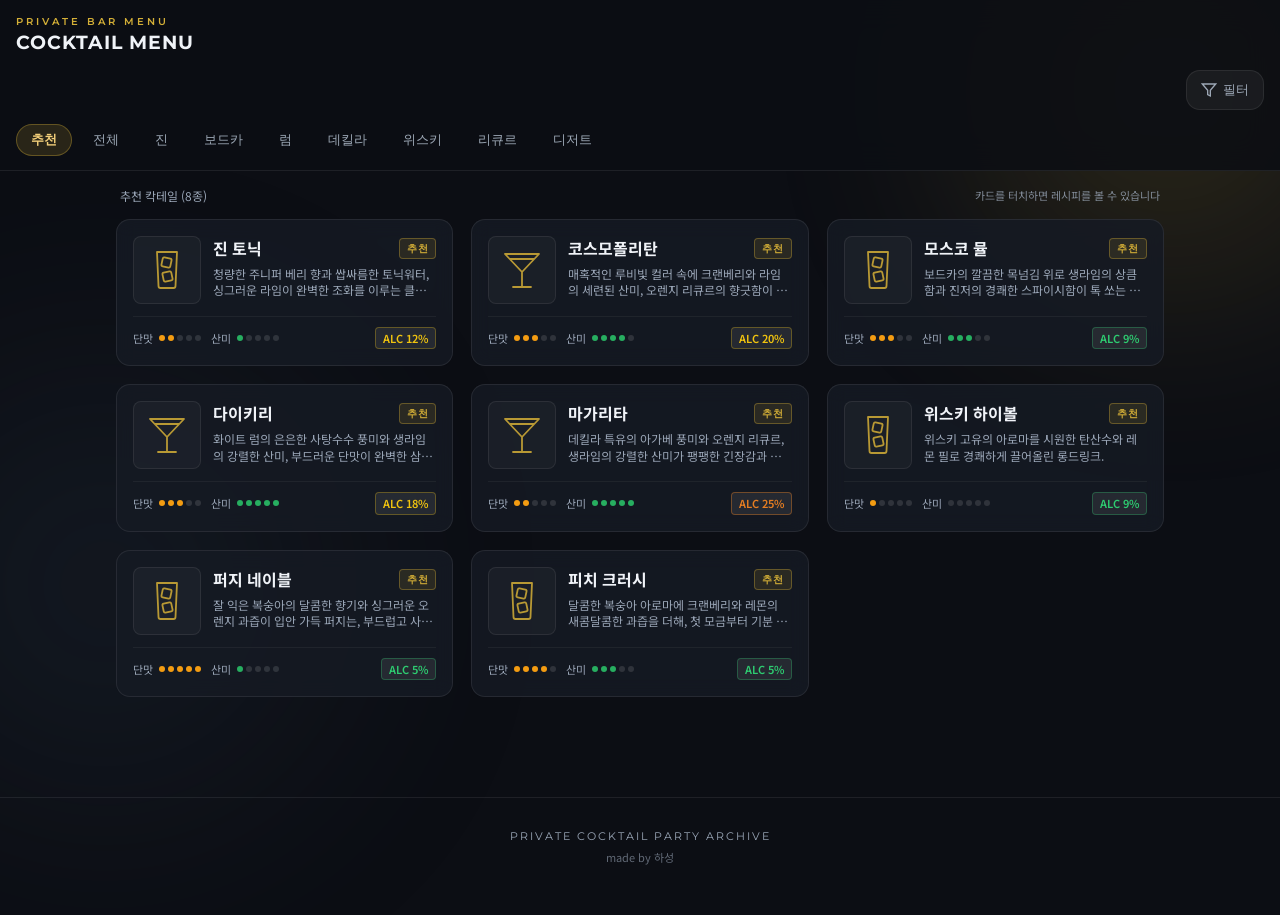
<file: index.html>
<!DOCTYPE html>
<html lang="ko">

<head>
  <meta charset="UTF-8">
  <meta name="viewport" content="width=device-width, initial-scale=1.0">
  <title>Cocktail Party Menu - Private Bar</title>
  <meta name="description" content="프라이빗 칵테일 파티를 위한 모바일 칵테일 메뉴판입니다. 베이스별 칵테일 레시피, 도수, 플레이버 프로필을 확인하세요.">
  <link rel="preconnect" href="https://fonts.googleapis.com">
  <link rel="preconnect" href="https://fonts.gstatic.com" crossorigin>
  <link
    href="https://fonts.googleapis.com/css2?family=Montserrat:wght@300;400;500;600;700&family=Noto+Sans+KR:wght@300;400;500;700&display=swap"
    rel="stylesheet">
  <link rel="stylesheet" href="style.css?v=6">
</head>

<body>
  <!-- Ambient background lighting -->
  <div class="ambient-glow glow-1"></div>
  <div class="ambient-glow glow-2"></div>

  <!-- Header -->
  <header class="site-header">
    <div class="header-inner">
      <div class="brand">
        <span class="sub-title">PRIVATE BAR MENU</span>
        <h1 class="main-title">COCKTAIL MENU</h1>
      </div>

    </div>

    <div class="filter-controls">
      <button id="btnFilterToggle" class="filter-toggle-btn" aria-label="필터 토글" aria-expanded="false"
        aria-controls="filterPanel">
        <svg class="svg-icon" viewBox="0 0 24 24" fill="none" stroke="currentColor" stroke-width="2">
          <polygon points="22 3 2 3 10 12.46 10 19 14 21 14 12.46 22 3"></polygon>
        </svg>
        <span>필터</span>
      </button>
    </div>

    <!-- Expanded Filter Panel -->
    <div id="filterPanel" class="filter-panel" inert>
      <div class="filter-row">
        <span class="filter-label">알코올 도수</span>
        <div class="chip-group" id="abvChips">
          <button class="filter-chip active" data-abv="all">전체</button>
          <button class="filter-chip" data-abv="light">가벼움 (&le; 10%)</button>
          <button class="filter-chip" data-abv="medium">중간 (11~20%)</button>
          <button class="filter-chip" data-abv="strong">진함 (&ge; 21%)</button>
        </div>
      </div>

      <div class="filter-row">
        <span class="filter-label">스타일</span>
        <div class="chip-group" id="styleChips">
          <button class="filter-chip active" data-style="all">전체</button>
          <button class="filter-chip" data-style="long">롱드링크</button>
          <button class="filter-chip" data-style="short">숏드링크</button>
        </div>
      </div>

      <div class="filter-row">
        <span class="filter-label">맛 선호도</span>
        <div class="chip-group" id="tasteChips">
          <button class="filter-chip active" data-taste="all">전체</button>
          <button class="filter-chip" data-taste="sweet">달콤함 선호 (단맛 &ge; 3)</button>
          <button class="filter-chip" data-taste="sour">상큼함 선호 (산미 &ge; 3)</button>
          <button class="filter-chip" data-taste="dry">덜 달콤함 (단맛 &le; 2)</button>
        </div>
      </div>

      <div class="filter-reset-wrap">
        <button id="btnResetFilters" class="reset-filters-btn">상세 필터 초기화</button>
      </div>
    </div>

    <!-- Base Spirit Category Tabs (Horizontal Scrollable) -->
    <nav class="category-tabs" id="categoryTabs">
      <button class="cat-tab active" data-cat="featured">추천</button>
      <button class="cat-tab" data-cat="all">전체</button>
      <button class="cat-tab" data-cat="gin">진</button>
      <button class="cat-tab" data-cat="vodka">보드카</button>
      <button class="cat-tab" data-cat="rum">럼</button>
      <button class="cat-tab" data-cat="tequila">데킬라</button>
      <button class="cat-tab" data-cat="whisky">위스키</button>
      <button class="cat-tab" data-cat="liqueur">리큐르</button>
      <button class="cat-tab" data-cat="dessert">디저트</button>
    </nav>
  </header>

  <!-- Main Content: Cocktail Card Grid -->
  <main class="main-container">

    <div id="loadError" class="empty-state" role="alert" hidden>
      <h3>메뉴를 불러오지 못했습니다</h3>
      <p>연결 상태를 확인하고 다시 시도해주세요.</p><button id="btnRetry" class="btn-pill">다시 시도</button>
    </div>
    <div class="list-summary">
      <span id="resultsCount">칵테일 불러오는 중...</span>
      <span class="summary-tip">카드를 터치하면 레시피를 볼 수 있습니다</span>
    </div>

    <div id="cocktailGrid" class="cocktail-grid">
      <!-- Cards dynamically generated via JavaScript -->
    </div>

    <!-- Empty Results -->
    <div id="emptyState" class="empty-state hidden">
      <svg class="svg-icon state-icon" viewBox="0 0 24 24" fill="none" stroke="currentColor" stroke-width="1.5">
        <circle cx="12" cy="12" r="10"></circle>
        <line x1="8" y1="12" x2="16" y2="12"></line>
      </svg>
      <h3>일치하는 칵테일이 없습니다</h3>
      <p>카테고리나 필터 조건을 변경해보세요.</p>
      <button id="btnEmptyReset" class="btn-pill">전체 메뉴 보기</button>
    </div>
  </main>



  <!-- Detail Modal / Bottom Sheet -->
  <dialog id="detailModal" class="modal-backdrop" aria-hidden="true" aria-labelledby="modalTitle">
    <div class="modal-sheet" role="dialog" aria-modal="true" aria-labelledby="modalTitle">
      <div class="sheet-grabber"></div>
      <button class="modal-close-btn" id="btnCloseDetail" aria-label="닫기">&times;</button>

      <div class="modal-body" id="modalDetailContent">
        <!-- Rendered dynamically -->
      </div>
    </div>
  </dialog>





  <!-- Toast Notification -->
  <div id="toast" class="toast-message" role="alert"></div>

  <footer class="site-footer">
    <p>PRIVATE COCKTAIL PARTY ARCHIVE</p>
    <p class="footer-sub">made by 하성</p>
  </footer>

  <script src="app.js?v=6"></script>
</body>

</html>
</file>
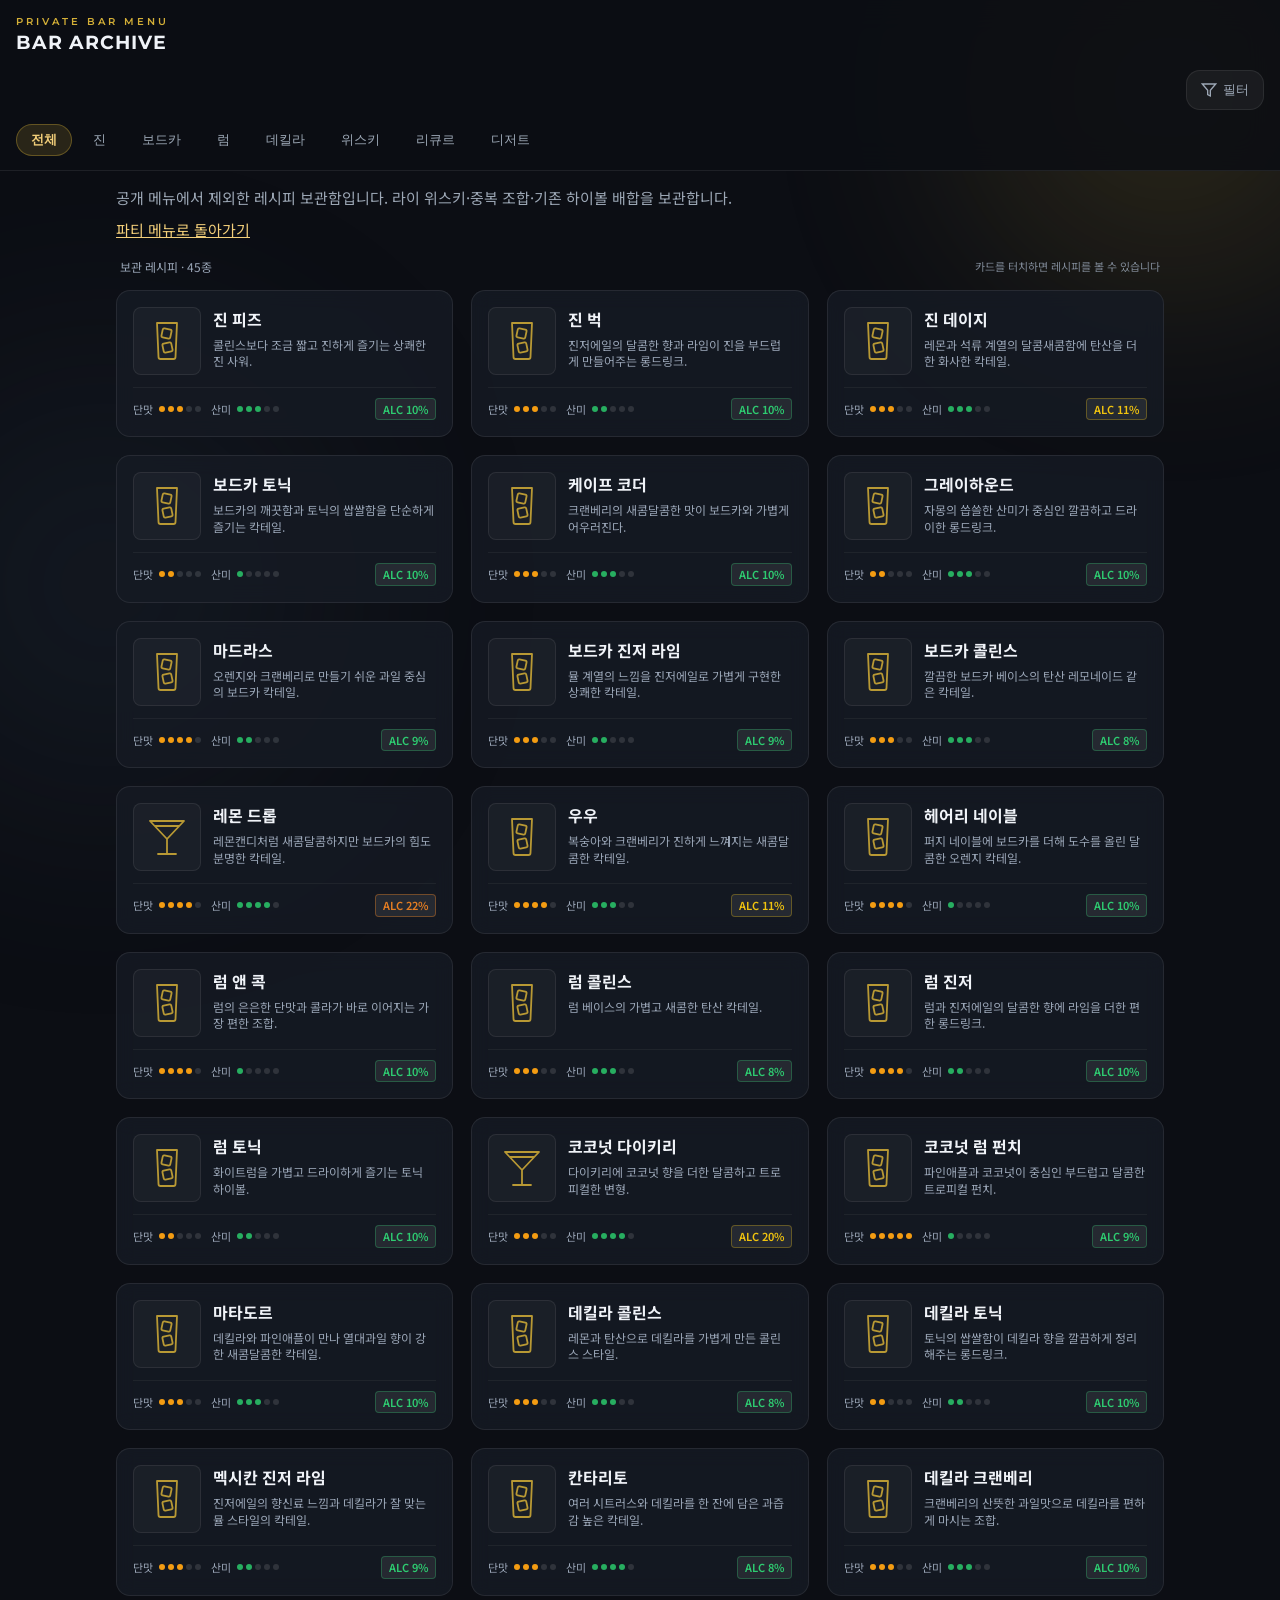
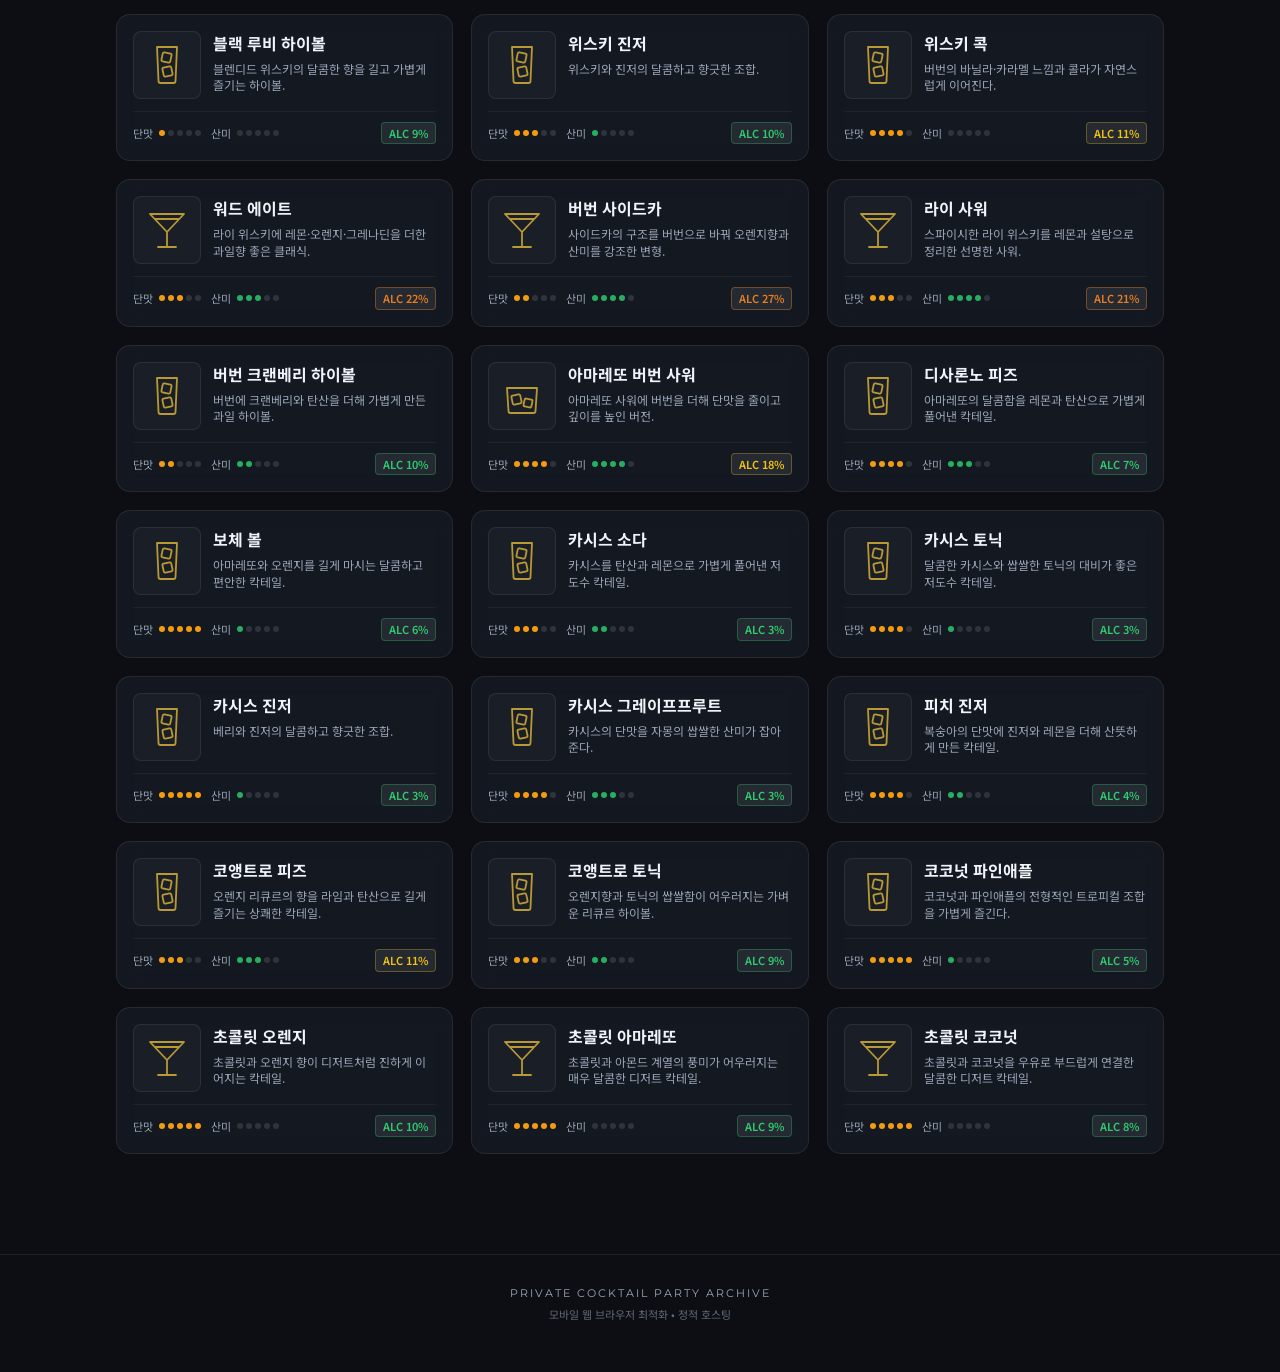
<file: bar/index.html>
<!DOCTYPE html>
<html lang="ko">
<head>
  <meta charset="UTF-8">
  <meta name="viewport" content="width=device-width, initial-scale=1.0">
  <title>Bar — 보관 레시피</title>
  <meta name="robots" content="noindex, nofollow">
  <meta name="description" content="프라이빗 칵테일 파티를 위한 모바일 칵테일 메뉴판입니다. 베이스별 칵테일 레시피, 도수, 플레이버 프로필을 확인하세요.">
  <link rel="preconnect" href="https://fonts.googleapis.com">
  <link rel="preconnect" href="https://fonts.gstatic.com" crossorigin>
  <link href="https://fonts.googleapis.com/css2?family=Montserrat:wght@300;400;500;600;700&family=Noto+Sans+KR:wght@300;400;500;700&display=swap" rel="stylesheet">
  <link rel="stylesheet" href="../style.css?v=6">
</head>
<body data-page="bar">
  <!-- Ambient background lighting -->
  <div class="ambient-glow glow-1"></div>
  <div class="ambient-glow glow-2"></div>

  <!-- Header -->
  <header class="site-header">
    <div class="header-inner">
      <div class="brand">
        <span class="sub-title">PRIVATE BAR MENU</span>
        <h1 class="main-title">BAR ARCHIVE</h1>
      </div>

    </div>

    <div class="filter-controls">
      <button id="btnFilterToggle" class="filter-toggle-btn" aria-label="필터 토글" aria-expanded="false" aria-controls="filterPanel">
        <svg class="svg-icon" viewBox="0 0 24 24" fill="none" stroke="currentColor" stroke-width="2">
          <polygon points="22 3 2 3 10 12.46 10 19 14 21 14 12.46 22 3"></polygon>
        </svg>
        <span>필터</span>
      </button>
    </div>

    <!-- Expanded Filter Panel -->
    <div id="filterPanel" class="filter-panel" inert>
      <div class="filter-row">
        <span class="filter-label">알코올 도수</span>
        <div class="chip-group" id="abvChips">
          <button class="filter-chip active" data-abv="all">전체</button>
          <button class="filter-chip" data-abv="light">가벼움 (&le; 10%)</button>
          <button class="filter-chip" data-abv="medium">중간 (11~20%)</button>
          <button class="filter-chip" data-abv="strong">진함 (&ge; 21%)</button>
        </div>
      </div>

      <div class="filter-row">
        <span class="filter-label">스타일</span>
        <div class="chip-group" id="styleChips">
          <button class="filter-chip active" data-style="all">전체</button>
          <button class="filter-chip" data-style="long">롱드링크</button>
          <button class="filter-chip" data-style="short">숏드링크</button>
        </div>
      </div>

      <div class="filter-row">
        <span class="filter-label">맛 선호도</span>
        <div class="chip-group" id="tasteChips">
          <button class="filter-chip active" data-taste="all">전체</button>
          <button class="filter-chip" data-taste="sweet">달콤함 선호 (단맛 &ge; 3)</button>
          <button class="filter-chip" data-taste="sour">상큼함 선호 (산미 &ge; 3)</button>
          <button class="filter-chip" data-taste="dry">덜 달콤함 (단맛 &le; 2)</button>
        </div>
      </div>

      <div class="filter-reset-wrap">
        <button id="btnResetFilters" class="reset-filters-btn">상세 필터 초기화</button>
      </div>
    </div>

    <!-- Base Spirit Category Tabs (Horizontal Scrollable) -->
    <nav class="category-tabs" id="categoryTabs">
      
      <button class="cat-tab active" data-cat="all">전체</button>
      <button class="cat-tab" data-cat="gin">진</button>
      <button class="cat-tab" data-cat="vodka">보드카</button>
      <button class="cat-tab" data-cat="rum">럼</button>
      <button class="cat-tab" data-cat="tequila">데킬라</button>
      <button class="cat-tab" data-cat="whisky">위스키</button>
      <button class="cat-tab" data-cat="liqueur">리큐르</button>
      <button class="cat-tab" data-cat="dessert">디저트</button>
    </nav>
  </header>

  <!-- Main Content: Cocktail Card Grid -->
  <main class="main-container">
    <p class="archive-intro">공개 메뉴에서 제외한 레시피 보관함입니다. 라이 위스키·중복 조합·기존 하이볼 배합을 보관합니다.</p><a class="menu-link" href="../">파티 메뉴로 돌아가기</a>
    <div id="loadError" class="empty-state" role="alert" hidden><h3>메뉴를 불러오지 못했습니다</h3><p>연결 상태를 확인하고 다시 시도해주세요.</p><button id="btnRetry" class="btn-pill">다시 시도</button></div>
    <div class="list-summary">
      <span id="resultsCount">칵테일 불러오는 중...</span>
      <span class="summary-tip">카드를 터치하면 레시피를 볼 수 있습니다</span>
    </div>

    <div id="cocktailGrid" class="cocktail-grid">
      <!-- Cards dynamically generated via JavaScript -->
    </div>

    <!-- Empty Results -->
    <div id="emptyState" class="empty-state hidden">
      <svg class="svg-icon state-icon" viewBox="0 0 24 24" fill="none" stroke="currentColor" stroke-width="1.5">
        <circle cx="12" cy="12" r="10"></circle>
        <line x1="8" y1="12" x2="16" y2="12"></line>
      </svg>
      <h3>일치하는 칵테일이 없습니다</h3>
      <p>카테고리나 필터 조건을 변경해보세요.</p>
      <button id="btnEmptyReset" class="btn-pill">전체 메뉴 보기</button>
    </div>
  </main>



  <!-- Detail Modal / Bottom Sheet -->
  <dialog id="detailModal" class="modal-backdrop" aria-hidden="true" aria-labelledby="modalTitle">
    <div class="modal-sheet" role="dialog" aria-modal="true" aria-labelledby="modalTitle">
      <div class="sheet-grabber"></div>
      <button class="modal-close-btn" id="btnCloseDetail" aria-label="닫기">&times;</button>
      
      <div class="modal-body" id="modalDetailContent">
        <!-- Rendered dynamically -->
      </div>
    </div>
  </dialog>





  <!-- Toast Notification -->
  <div id="toast" class="toast-message" role="alert"></div>

  <footer class="site-footer">
    <p>PRIVATE COCKTAIL PARTY ARCHIVE</p>
    <p class="footer-sub">모바일 웹 브라우저 최적화 &bull; 정적 호스팅</p>
  </footer>

  <script src="../app.js?v=6"></script>
</body>
</html>
</file>
<file: style.css>
/* 
  Cocktail Party Menu - Premium Lounge Bar Design System
  Emoji-free, Mobile-first, Glassmorphism, Sophisticated Typography
*/

:root {
  --bg-main: #0c0e14;
  --bg-card: rgba(22, 26, 36, 0.85);
  --bg-card-hover: rgba(30, 36, 50, 0.95);
  --bg-glass: rgba(18, 22, 32, 0.75);
  --bg-modal: #131722;
  --border-subtle: rgba(255, 255, 255, 0.08);
  --border-accent: rgba(212, 175, 55, 0.35);

  --accent-gold: #d4af37;
  --accent-gold-light: #f3cf7a;
  --accent-gold-glow: rgba(212, 175, 55, 0.25);
  --accent-amber: #e67e22;
  
  --text-primary: #f0f3f8;
  --text-secondary: #9da8b6;
  --text-muted: #9aa6b7;
  --text-gold: #e5c07b;

  --badge-light: #2ecc71;
  --badge-medium: #f39c12;
  --badge-strong: #e74c3c;

  --radius-sm: 8px;
  --radius-md: 14px;
  --radius-lg: 20px;
  --radius-pill: 9999px;

  --shadow-card: 0 10px 30px rgba(0, 0, 0, 0.45);
  --shadow-sheet: 0 -10px 40px rgba(0, 0, 0, 0.7);
  --font-heading: 'Montserrat', sans-serif;
  --font-body: 'Noto Sans KR', -apple-system, BlinkMacSystemFont, sans-serif;
}

* {
  box-sizing: border-box;
  margin: 0;
  padding: 0;
  -webkit-tap-highlight-color: transparent;
}

html, body {
  background-color: var(--bg-main);
  color: var(--text-primary);
  font-family: var(--font-body);
  font-size: 15px;
  line-height: 1.5;
  overflow-x: hidden;
  min-height: 100vh;
}

/* Ambient Lighting Background */
.ambient-glow {
  position: fixed;
  border-radius: 50%;
  filter: blur(120px);
  pointer-events: none;
  z-index: 0;
  opacity: 0.18;
}

.glow-1 {
  width: 380px;
  height: 380px;
  background: var(--accent-gold);
  top: -100px;
  right: -80px;
}

.glow-2 {
  width: 450px;
  height: 450px;
  background: #34495e;
  bottom: 10%;
  left: -120px;
}

/* Header & Navigation */
.site-header {
  position: sticky;
  top: 0;
  z-index: 50;
  background: rgba(12, 14, 20, 0.88);
  backdrop-filter: blur(16px);
  -webkit-backdrop-filter: blur(16px);
  border-bottom: 1px solid var(--border-subtle);
  padding: 14px 16px 8px;
}

.header-inner {
  display: flex;
  justify-content: space-between;
  align-items: center;
  margin-bottom: 12px;
}

.brand {
  display: flex;
  flex-direction: column;
}

.sub-title {
  font-family: var(--font-heading);
  font-size: 10px;
  letter-spacing: 3px;
  color: var(--accent-gold);
  font-weight: 600;
  text-transform: uppercase;
}

.main-title {
  font-family: var(--font-heading);
  font-size: 19px;
  font-weight: 700;
  letter-spacing: 1px;
  color: var(--text-primary);
}

.header-actions {
  display: flex;
  gap: 8px;
}

.icon-btn {
  position: relative;
  display: inline-flex;
  align-items: center;
  gap: 6px;
  background: var(--border-subtle);
  border: 1px solid var(--border-subtle);
  color: var(--text-primary);
  padding: 8px 12px;
  border-radius: var(--radius-pill);
  font-size: 12px;
  font-weight: 500;
  cursor: pointer;
  transition: all 0.2s ease;
}

.icon-btn:hover {
  background: rgba(255, 255, 255, 0.12);
  border-color: rgba(255, 255, 255, 0.2);
}



.svg-icon {
  width: 16px;
  height: 16px;
  flex-shrink: 0;
}

.filter-toggle-btn {
  display: inline-flex;
  align-items: center;
  gap: 6px;
  background: rgba(255, 255, 255, 0.05);
  border: 1px solid var(--border-subtle);
  color: var(--text-secondary);
  border-radius: var(--radius-md);
  padding: 0 14px;
  font-size: 13px;
  font-weight: 500;
  cursor: pointer;
  transition: all 0.2s;
}

.filter-toggle-btn.active {
  background: var(--accent-gold-glow);
  border-color: var(--accent-gold);
  color: var(--accent-gold-light);
}

/* Filter Expansion Panel */
.filter-panel {
  max-height: 0;
  overflow: hidden;
  transition: max-height 0.35s ease, padding 0.35s ease;
  background: rgba(16, 20, 28, 0.95);
  border-radius: var(--radius-md);
  margin-bottom: 0;
  padding: 0 12px;
}

.filter-panel.open {
  max-height: 380px;
  padding: 14px 12px;
  margin-bottom: 10px;
  border: 1px solid var(--border-subtle);
}

.filter-row {
  margin-bottom: 12px;
}

.filter-label {
  display: block;
  font-size: 11px;
  font-weight: 600;
  letter-spacing: 0.5px;
  color: var(--accent-gold);
  margin-bottom: 6px;
  text-transform: uppercase;
}

.chip-group {
  display: flex;
  flex-wrap: wrap;
  gap: 6px;
}

.filter-chip {
  background: rgba(255, 255, 255, 0.05);
  border: 1px solid var(--border-subtle);
  color: var(--text-secondary);
  padding: 5px 11px;
  border-radius: var(--radius-pill);
  font-size: 12px;
  cursor: pointer;
  transition: all 0.2s;
}

.filter-chip.active {
  background: var(--accent-gold);
  border-color: var(--accent-gold);
  color: #0c0e14;
  font-weight: 600;
}

.filter-reset-wrap {
  display: flex;
  justify-content: flex-end;
  padding-top: 4px;
}

.reset-filters-btn {
  background: none;
  border: none;
  color: var(--text-muted);
  font-size: 11.5px;
  cursor: pointer;
  text-decoration: underline;
}

.reset-filters-btn:hover {
  color: var(--text-primary);
}

/* Base Category Tabs */
.category-tabs {
  display: flex;
  overflow-x: auto;
  gap: 6px;
  padding: 4px 0 6px;
  scrollbar-width: none;
  -ms-overflow-style: none;
}

.category-tabs::-webkit-scrollbar {
  display: none;
}

.cat-tab {
  flex-shrink: 0;
  background: transparent;
  border: 1px solid transparent;
  color: var(--text-secondary);
  padding: 6px 14px;
  border-radius: var(--radius-pill);
  font-size: 13px;
  font-weight: 500;
  cursor: pointer;
  transition: all 0.2s;
}

.cat-tab:hover {
  color: var(--text-primary);
  background: rgba(255, 255, 255, 0.04);
}

.cat-tab.active {
  background: rgba(212, 175, 55, 0.15);
  color: var(--accent-gold-light);
  border-color: var(--border-accent);
  font-weight: 600;
}

/* Main Container */
.main-container {
  position: relative;
  z-index: 10;
  max-width: 1080px;
  margin: 0 auto;
  padding: 16px 16px 100px;
}

.list-summary {
  display: flex;
  justify-content: space-between;
  align-items: center;
  font-size: 12px;
  color: var(--text-muted);
  margin-bottom: 14px;
  padding: 0 4px;
}

.summary-tip {
  font-size: 11px;
  opacity: 0.8;
}

/* Cocktail Grid */
.cocktail-grid {
  display: grid;
  grid-template-columns: 1fr;
  gap: 12px;
}

@media (min-width: 600px) {
  .cocktail-grid {
    grid-template-columns: repeat(2, 1fr);
    gap: 16px;
  }
}

@media (min-width: 960px) {
  .cocktail-grid {
    grid-template-columns: repeat(3, 1fr);
    gap: 18px;
  }
}

/* Cocktail Card */
.cocktail-card {
  position: relative;
  background: var(--bg-card);
  border: 1px solid var(--border-subtle);
  border-radius: var(--radius-md);
  padding: 16px;
  cursor: pointer;
  transition: transform 0.22s ease, border-color 0.22s ease, box-shadow 0.22s ease;
  display: flex;
  flex-direction: column;
  backdrop-filter: blur(10px);
  -webkit-backdrop-filter: blur(10px);
}

.cocktail-card:hover {
  transform: translateY(-3px);
  border-color: var(--border-accent);
  background: var(--bg-card-hover);
  box-shadow: var(--shadow-card);
}

.cocktail-card:active {
  transform: scale(0.99);
}

.card-top {
  display: flex;
  justify-content: space-between;
  align-items: center;
  margin-bottom: 8px;
}

.card-lead-tag {
  display: flex;
  align-items: center;
}

.featured-tag {
  font-family: var(--font-heading);
  font-size: 10px;
  font-weight: 700;
  letter-spacing: 0.8px;
  color: var(--accent-gold);
  background: rgba(212, 175, 55, 0.12);
  border: 1px solid var(--border-accent);
  padding: 2px 7px;
  border-radius: 4px;
}

.featured-tag.modal-tag {
  display: inline-block;
  margin-bottom: 6px;
  font-size: 11px;
}

.card-base-tag {
  font-size: 11px;
  font-weight: 500;
  color: var(--text-muted);
}

.card-tags {
  display: flex;
  align-items: center;
  gap: 6px;
}

.abv-badge {
  font-size: 11px;
  font-weight: 600;
  padding: 2px 7px;
  border-radius: 4px;
  background: rgba(255, 255, 255, 0.08);
}

.abv-light {
  color: #2ecc71;
  border: 1px solid rgba(46, 204, 113, 0.3);
}

.abv-medium {
  color: #f1c40f;
  border: 1px solid rgba(241, 196, 15, 0.3);
}

.abv-strong {
  color: #e67e22;
  border: 1px solid rgba(230, 126, 34, 0.4);
}

.card-main {
  display: flex;
  gap: 12px;
  margin-bottom: 12px;
}

.cocktail-visual {
  width: 68px;
  height: 68px;
  flex-shrink: 0;
  border-radius: var(--radius-sm);
  background: rgba(255, 255, 255, 0.03);
  border: 1px solid var(--border-subtle);
  display: flex;
  align-items: center;
  justify-content: center;
  overflow: hidden;
  position: relative;
}

.glass-svg {
  width: 36px;
  height: 36px;
  stroke: var(--accent-gold);
  opacity: 0.85;
}

.cocktail-info {
  flex: 1;
  min-width: 0;
}

.cocktail-name {
  font-size: 16px;
  font-weight: 700;
  color: var(--text-primary);
  margin-bottom: 2px;
  white-space: nowrap;
  overflow: hidden;
  text-overflow: ellipsis;
}

.cocktail-meta {
  font-size: 12px;
  color: var(--text-secondary);
  margin-bottom: 6px;
}

.cocktail-desc-preview {
  font-size: 12px;
  color: var(--text-muted);
  line-height: 1.4;
  display: -webkit-box;
  -webkit-line-clamp: 2;
  -webkit-box-orient: vertical;
  overflow: hidden;
}

/* Taste Indicators (Sweetness & Sourness Dots/Bars) */
.taste-meters {
  display: flex;
  gap: 14px;
  padding-top: 10px;
  margin-top: auto;
  border-top: 1px solid rgba(255, 255, 255, 0.05);
}

.meter-item {
  display: flex;
  align-items: center;
  gap: 6px;
  font-size: 11px;
  color: var(--text-secondary);
}

.meter-label {
  color: var(--text-muted);
}

.meter-dots {
  display: flex;
  gap: 3px;
}

.meter-dot {
  width: 6px;
  height: 6px;
  border-radius: 50%;
  background: rgba(255, 255, 255, 0.12);
}

.meter-dot.filled.sweet {
  background: #f39c12;
}

.meter-dot.filled.sour {
  background: #27ae60;
}



/* Modals & Bottom Sheets */
html.modal-scroll-locked {
  overflow: hidden;
  overscroll-behavior: none;
}

body.modal-scroll-locked {
  position: fixed;
  top: var(--locked-scroll-top);
  left: 0;
  right: 0;
  width: 100%;
  overflow: hidden;
  overscroll-behavior: none;
}

.modal-backdrop {
  margin: 0;
  padding: 0;
  border: 0;
  width: 100%;
  height: 100%;
  max-width: none;
  max-height: none;
  color: inherit;
  overscroll-behavior: none;
  position: fixed;
  inset: 0;
  background: rgba(0, 0, 0, 0.7);
  backdrop-filter: blur(8px);
  -webkit-backdrop-filter: blur(8px);
  z-index: 100;
  display: flex;
  justify-content: center;
  align-items: flex-end;
  opacity: 0;
  visibility: hidden;
  transition: opacity 0.28s ease, visibility 0.28s;
}

/* Keep the overlay in the native top layer, above fixed/filtered page layers. */
.modal-backdrop::backdrop { background: transparent; }

.modal-backdrop.open {
  opacity: 1;
  visibility: visible;
}

.modal-sheet {
  background: var(--bg-modal);
  border: 1px solid var(--border-subtle);
  border-top-left-radius: var(--radius-lg);
  border-top-right-radius: var(--radius-lg);
  box-shadow: var(--shadow-sheet);
  width: 100%;
  max-width: 600px;
  max-height: 88vh;
  display: flex;
  flex-direction: column;
  transform: translateY(100%);
  transition: transform 0.32s cubic-bezier(0.16, 1, 0.3, 1);
  overflow: hidden;
  position: relative;
}

.modal-backdrop.open .modal-sheet {
  transform: translateY(0);
}

@media (min-width: 640px) {
  .modal-backdrop {
    align-items: center;
    padding: 20px;
  }
  .modal-sheet {
    border-radius: var(--radius-lg);
    max-height: 85vh;
  }
}

.sheet-grabber {
  width: 40px;
  height: 4px;
  background: rgba(255, 255, 255, 0.2);
  border-radius: 2px;
  margin: 10px auto 4px;
}

.modal-close-btn {
  position: absolute;
  top: 14px;
  right: 16px;
  width: 32px;
  height: 32px;
  background: rgba(255, 255, 255, 0.08);
  border: none;
  border-radius: 50%;
  color: var(--text-secondary);
  font-size: 20px;
  line-height: 1;
  display: flex;
  align-items: center;
  justify-content: center;
  cursor: pointer;
  z-index: 10;
  transition: background 0.2s;
}

.modal-close-btn:hover {
  background: rgba(255, 255, 255, 0.16);
  color: var(--text-primary);
}

.modal-header {
  padding: 16px 20px 8px;
  border-bottom: 1px solid var(--border-subtle);
}

.modal-heading {
  font-size: 18px;
  font-weight: 700;
  color: var(--text-primary);
  margin-bottom: 4px;
}

.modal-subheading {
  font-size: 12px;
  color: var(--text-muted);
}

.modal-body {
  min-height: 0;
  touch-action: pan-y;
  padding: 20px;
  overflow-y: auto;
  overscroll-behavior: contain;
}

.modal-footer {
  padding: 12px 20px;
  border-top: 1px solid var(--border-subtle);
  display: flex;
  justify-content: space-between;
  align-items: center;
  background: rgba(12, 14, 20, 0.6);
}

/* Detail Modal Content Styles */
.detail-header-block {
  display: flex;
  gap: 16px;
  margin-bottom: 20px;
}

.detail-visual {
  width: 90px;
  height: 90px;
  flex-shrink: 0;
  border-radius: var(--radius-md);
  background: rgba(255, 255, 255, 0.03);
  border: 1px solid var(--border-subtle);
  display: flex;
  align-items: center;
  justify-content: center;
  overflow: hidden;
}

.detail-visual .glass-svg {
  width: 48px;
  height: 48px;
}

.detail-title-block {
  flex: 1;
}

.detail-code {
  font-family: var(--font-heading);
  font-size: 12px;
  letter-spacing: 1.5px;
  color: var(--accent-gold);
  font-weight: 600;
  display: block;
  margin-bottom: 4px;
}

.detail-name {
  font-size: 22px;
  font-weight: 700;
  color: var(--text-primary);
  line-height: 1.25;
  margin-bottom: 6px;
}

.detail-tags {
  display: flex;
  flex-wrap: wrap;
  gap: 6px;
}

.tag-pill {
  font-size: 11px;
  padding: 3px 8px;
  border-radius: 4px;
  background: rgba(255, 255, 255, 0.06);
  color: var(--text-secondary);
}

.detail-desc-box {
  background: rgba(255, 255, 255, 0.03);
  border-left: 3px solid var(--accent-gold);
  padding: 12px 14px;
  border-radius: 0 var(--radius-sm) var(--radius-sm) 0;
  font-size: 13.5px;
  color: var(--text-secondary);
  line-height: 1.6;
  margin-bottom: 20px;
}

.detail-section-title {
  font-family: var(--font-heading);
  font-size: 12px;
  letter-spacing: 1px;
  font-weight: 700;
  color: var(--accent-gold);
  text-transform: uppercase;
  margin-bottom: 10px;
  display: flex;
  align-items: center;
  gap: 6px;
}

.detail-section-title::after {
  content: "";
  flex: 1;
  height: 1px;
  background: var(--border-subtle);
}

/* Taste Bar In Detail Modal */
.taste-bar-grid {
  display: grid;
  grid-template-columns: 1fr 1fr;
  gap: 12px;
  margin-bottom: 22px;
  background: rgba(255, 255, 255, 0.02);
  border: 1px solid var(--border-subtle);
  border-radius: var(--radius-md);
  padding: 12px 14px;
}

.taste-bar-box {
  display: flex;
  flex-direction: column;
  gap: 6px;
}

.taste-bar-head {
  display: flex;
  justify-content: space-between;
  font-size: 12px;
  color: var(--text-secondary);
}

.taste-meter-track {
  height: 8px;
  background: rgba(255, 255, 255, 0.08);
  border-radius: 4px;
  overflow: hidden;
}

.taste-meter-fill {
  height: 100%;
  border-radius: 4px;
  transition: width 0.4s ease;
}

.taste-meter-fill.sweet {
  background: linear-gradient(90deg, #e67e22, #f39c12);
}

.taste-meter-fill.sour {
  background: linear-gradient(90deg, #27ae60, #2ecc71);
}

/* Recipe Ingredient List */
.recipe-list {
  list-style: none;
  margin-bottom: 20px;
  background: rgba(255, 255, 255, 0.02);
  border-radius: var(--radius-md);
  border: 1px solid var(--border-subtle);
  overflow: hidden;
}

.recipe-item {
  display: flex;
  justify-content: space-between;
  align-items: center;
  padding: 10px 14px;
  border-bottom: 1px solid rgba(255, 255, 255, 0.04);
  font-size: 13.5px;
}

.recipe-item:last-child {
  border-bottom: none;
}

.item-name {
  color: var(--text-primary);
  font-weight: 500;
}

.item-amt {
  font-family: var(--font-heading);
  color: var(--accent-gold-light);
  font-weight: 600;
  font-size: 13px;
}

/* Info Grid (Method, Garnish, Glass) */
.info-data-grid {
  display: grid;
  grid-template-columns: 1fr;
  gap: 10px;
  margin-bottom: 24px;
}

.info-data-card {
  background: rgba(255, 255, 255, 0.03);
  border: 1px solid var(--border-subtle);
  border-radius: var(--radius-sm);
  padding: 10px 12px;
}

.info-data-label {
  font-size: 11px;
  color: var(--text-muted);
  display: block;
  margin-bottom: 2px;
}

.info-data-val {
  font-size: 13px;
  color: var(--text-primary);
  font-weight: 500;
}

.detail-actions {
  display: flex;
  gap: 10px;
}

.btn-action {
  flex: 1;
  background: var(--accent-gold);
  color: #0c0e14;
  border: none;
  border-radius: var(--radius-pill);
  padding: 12px 18px;
  font-size: 14px;
  font-weight: 700;
  cursor: pointer;
  transition: all 0.2s;
  display: flex;
  align-items: center;
  justify-content: center;
  gap: 8px;
}

.btn-action:hover {
  background: var(--accent-gold-light);
}





/* Empty State */
.empty-state {
  text-align: center;
  padding: 50px 20px;
  color: var(--text-muted);
}

.empty-state.hidden {
  display: none;
}

.state-icon {
  width: 44px;
  height: 44px;
  margin-bottom: 14px;
  stroke: var(--text-muted);
}

.empty-state h3 {
  font-size: 17px;
  color: var(--text-primary);
  margin-bottom: 6px;
}

.empty-state p {
  font-size: 13px;
  margin-bottom: 18px;
}

.btn-pill {
  background: var(--accent-gold);
  color: #0c0e14;
  border: none;
  border-radius: var(--radius-pill);
  padding: 8px 18px;
  font-size: 13px;
  font-weight: 600;
  cursor: pointer;
}

/* Toast Message */
.toast-message {
  position: fixed;
  bottom: 24px;
  left: 50%;
  transform: translateX(-50%) translateY(100px);
  background: rgba(24, 28, 38, 0.95);
  border: 1px solid var(--accent-gold);
  color: var(--text-primary);
  padding: 10px 20px;
  border-radius: var(--radius-pill);
  font-size: 13px;
  font-weight: 500;
  box-shadow: 0 10px 25px rgba(0,0,0,0.5);
  z-index: 200;
  opacity: 0;
  transition: transform 0.28s ease, opacity 0.28s;
  pointer-events: none;
  white-space: nowrap;
}

.toast-message.show {
  transform: translateX(-50%) translateY(0);
  opacity: 1;
}

/* Footer */
.site-footer {
  text-align: center;
  padding: 30px 16px 50px;
  font-family: var(--font-heading);
  font-size: 11px;
  letter-spacing: 2px;
  color: var(--text-muted);
  border-top: 1px solid var(--border-subtle);
  position: relative;
  z-index: 10;
}

.footer-sub {
  font-family: var(--font-body);
  font-size: 11px;
  letter-spacing: 0;
  margin-top: 4px;
  opacity: 0.6;
}

[hidden] { display: none !important; }
.filter-controls { display: flex; justify-content: flex-end; margin-bottom: 10px; }
.filter-toggle-btn { min-height: 40px; }
.cocktail-visual .glass-svg { width: 48px; height: 48px; }
.detail-visual .glass-svg { width: 64px; height: 64px; }
.cocktail-name { white-space: normal; }
.card-title-row { display: flex; align-items: flex-start; gap: 8px; margin-bottom: 6px; }
.card-title-row .cocktail-name { flex: 1; min-width: 0; margin-bottom: 0; }
.card-title-row .featured-tag { flex-shrink: 0; margin-top: 2px; }
.taste-meters { align-items: center; gap: 10px; }
.taste-meters .abv-badge { margin-left: auto; white-space: nowrap; flex-shrink: 0; }
@media (max-width: 360px) {
  .taste-meters { gap: 8px; }
  .meter-item { gap: 4px; }
  .meter-dots { gap: 2px; }
}
.recipe-note { margin-top: 10px; font-size: 13px; }
.archive-intro { color: var(--text-secondary); margin-bottom: 10px; }
.menu-link { color: var(--accent-gold-light); display: inline-block; margin-bottom: 16px; }
:focus-visible { outline: 2px solid var(--accent-gold-light); outline-offset: 4px; }
</file>
